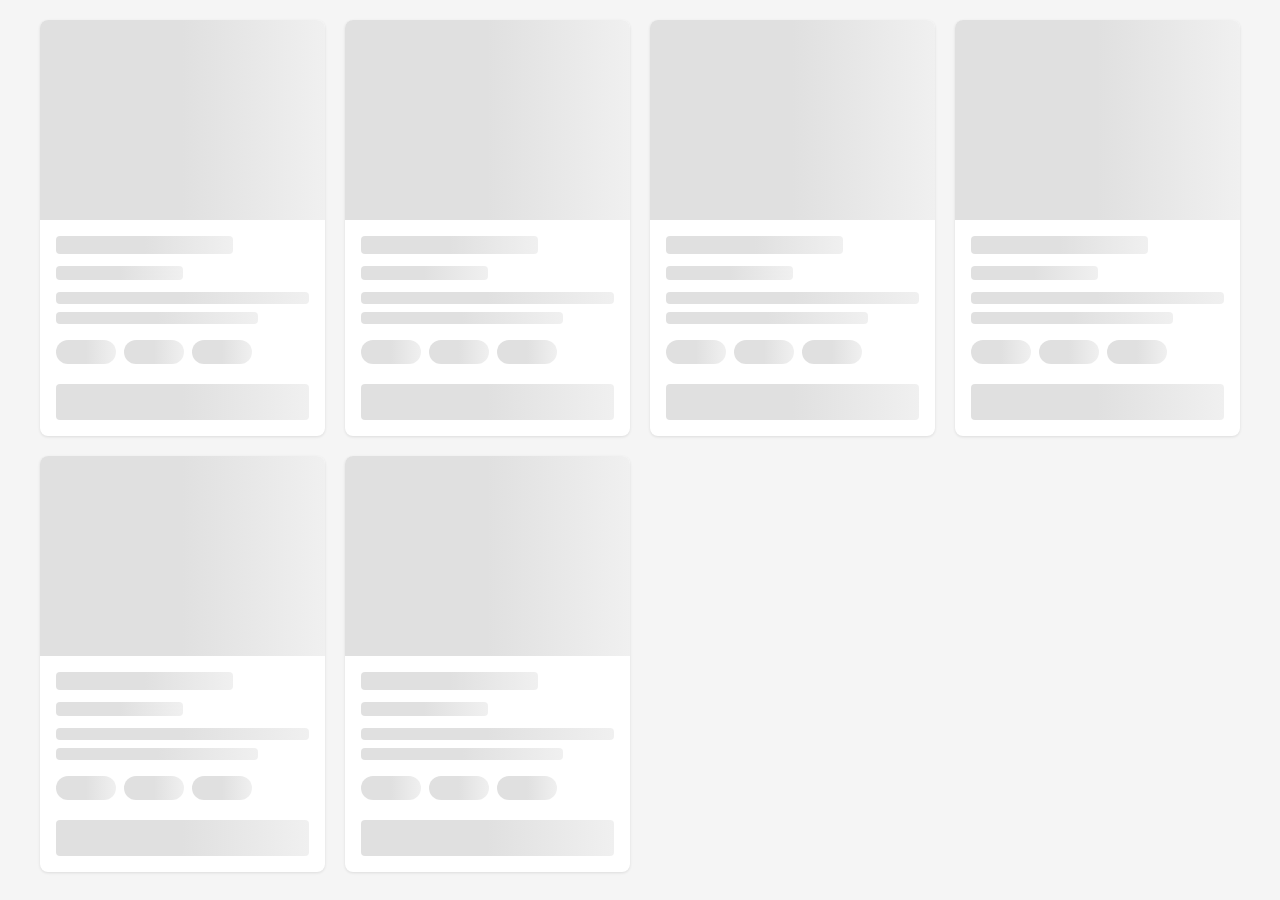
<file: index.html>
<!DOCTYPE html>
<html lang="fr">

<head>
    <meta charset="UTF-8">
    <meta name="viewport" content="width=device-width, initial-scale=1.0">
    <title>Page de chargement asynchrone</title>
    <link rel="stylesheet" href="style.css">
</head>

<body>
    <div class="freelancers-grid">
        <div class="skeleton-card">
            <div class="skeleton-avatar"></div>
            <div class="skeleton-content">
                <div class="skeleton-title"></div>
                <div class="skeleton-subtitle"></div>
                <div class="skeleton-description">
                    <div class="skeleton-line"></div>
                    <div class="skeleton-line"></div>
                </div>
                <div class="skeleton-tags">
                    <div class="skeleton-tag"></div>
                    <div class="skeleton-tag"></div>
                    <div class="skeleton-tag"></div>
                </div>
                <div class="skeleton-button"></div>
            </div>
        </div>
        <div class="skeleton-card">
            <div class="skeleton-avatar"></div>
            <div class="skeleton-content">
                <div class="skeleton-title"></div>
                <div class="skeleton-subtitle"></div>
                <div class="skeleton-description">
                    <div class="skeleton-line"></div>
                    <div class="skeleton-line"></div>
                </div>
                <div class="skeleton-tags">
                    <div class="skeleton-tag"></div>
                    <div class="skeleton-tag"></div>
                    <div class="skeleton-tag"></div>
                </div>
                <div class="skeleton-button"></div>
            </div>
        </div>
        <div class="skeleton-card">
            <div class="skeleton-avatar"></div>
            <div class="skeleton-content">
                <div class="skeleton-title"></div>
                <div class="skeleton-subtitle"></div>
                <div class="skeleton-description">
                    <div class="skeleton-line"></div>
                    <div class="skeleton-line"></div>
                </div>
                <div class="skeleton-tags">
                    <div class="skeleton-tag"></div>
                    <div class="skeleton-tag"></div>
                    <div class="skeleton-tag"></div>
                </div>
                <div class="skeleton-button"></div>
            </div>
        </div>
        <div class="skeleton-card">
            <div class="skeleton-avatar"></div>
            <div class="skeleton-content">
                <div class="skeleton-title"></div>
                <div class="skeleton-subtitle"></div>
                <div class="skeleton-description">
                    <div class="skeleton-line"></div>
                    <div class="skeleton-line"></div>
                </div>
                <div class="skeleton-tags">
                    <div class="skeleton-tag"></div>
                    <div class="skeleton-tag"></div>
                    <div class="skeleton-tag"></div>
                </div>
                <div class="skeleton-button"></div>
            </div>
        </div>
        <div class="skeleton-card">
            <div class="skeleton-avatar"></div>
            <div class="skeleton-content">
                <div class="skeleton-title"></div>
                <div class="skeleton-subtitle"></div>
                <div class="skeleton-description">
                    <div class="skeleton-line"></div>
                    <div class="skeleton-line"></div>
                </div>
                <div class="skeleton-tags">
                    <div class="skeleton-tag"></div>
                    <div class="skeleton-tag"></div>
                    <div class="skeleton-tag"></div>
                </div>
                <div class="skeleton-button"></div>
            </div>
        </div>
        <div class="skeleton-card">
            <div class="skeleton-avatar"></div>
            <div class="skeleton-content">
                <div class="skeleton-title"></div>
                <div class="skeleton-subtitle"></div>
                <div class="skeleton-description">
                    <div class="skeleton-line"></div>
                    <div class="skeleton-line"></div>
                </div>
                <div class="skeleton-tags">
                    <div class="skeleton-tag"></div>
                    <div class="skeleton-tag"></div>
                    <div class="skeleton-tag"></div>
                </div>
                <div class="skeleton-button"></div>
            </div>
        </div>
    </div>
</body>

</html>
</file>
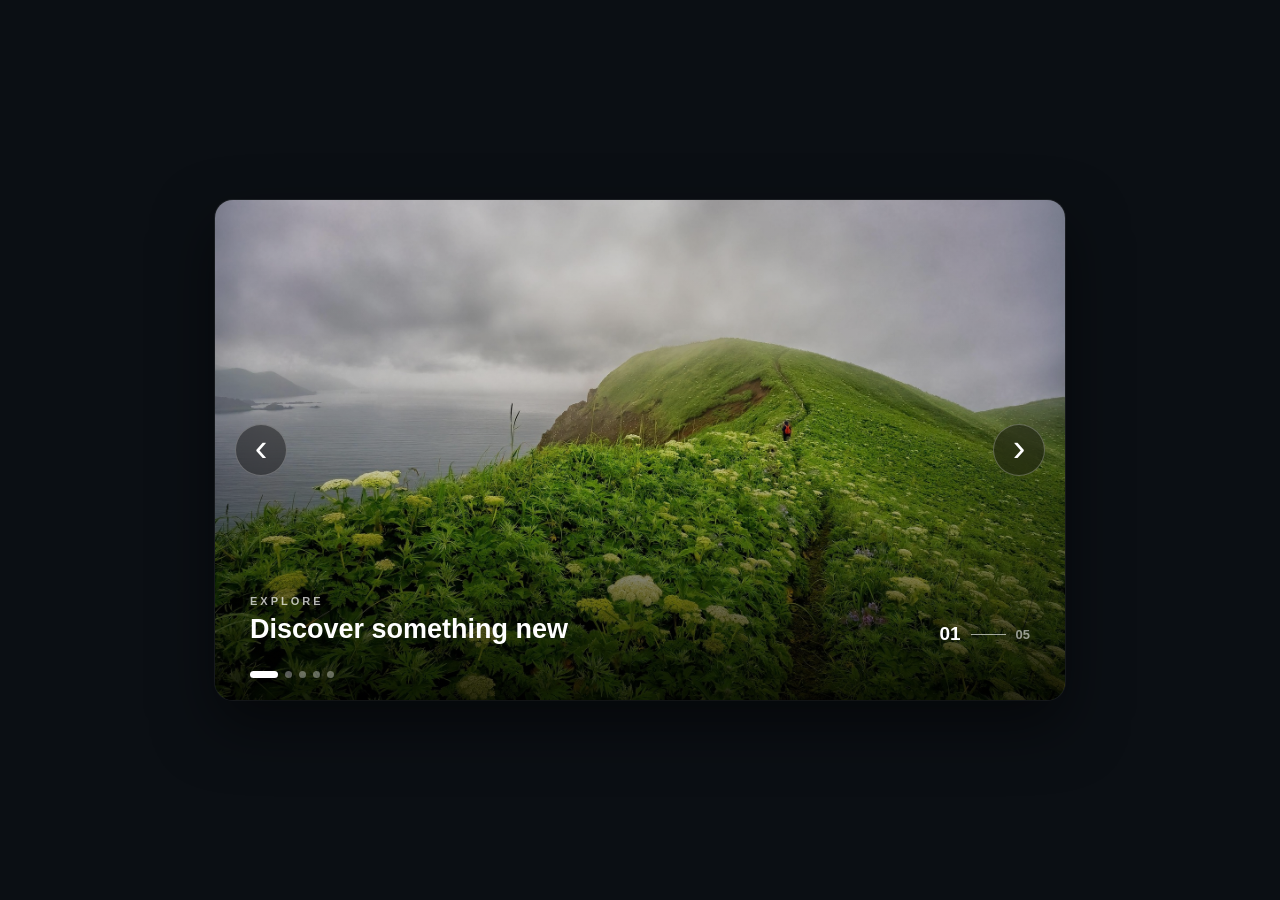
<file: 110-Modern Image Slider/index.html>
<!DOCTYPE html>
<html lang="en">
<head>
    <meta charset="UTF-8">
    <meta name="viewport" content="width=device-width, initial-scale=1.0">
    <title>Modern Image Slider | CodeByGaurav</title>
    <link rel="stylesheet" href="style.css">
</head>
<body>
    <div class="container">
        <img src="images/1.jpg" alt="Slider Image" id="img">

        <div class="overlay"></div>

        <button class="slide-btn prev" onclick="leftSlide()">
            <span>&#8249</span>
        </button>

        <button class="slide-btn next" onclick="rightSlide()">
            <span>&#8250</span>
        </button>

        <div class="slider-info">
            <div>
                <p>EXPLORE</p>
                <h2>Discover something new</h2>
            </div>

            <div class="counter">
                <span id="current">01</span>
                <i></i>
                <span id="total">05</span>
            </div>
        </div>

        <div class="dots">
            <span class="dot active"></span>
            <span class="dot"></span>
            <span class="dot"></span>
            <span class="dot"></span>
            <span class="dot"></span>
        </div>

    </div>
</body>
<script src="script.js"></script>
</html>
</file>
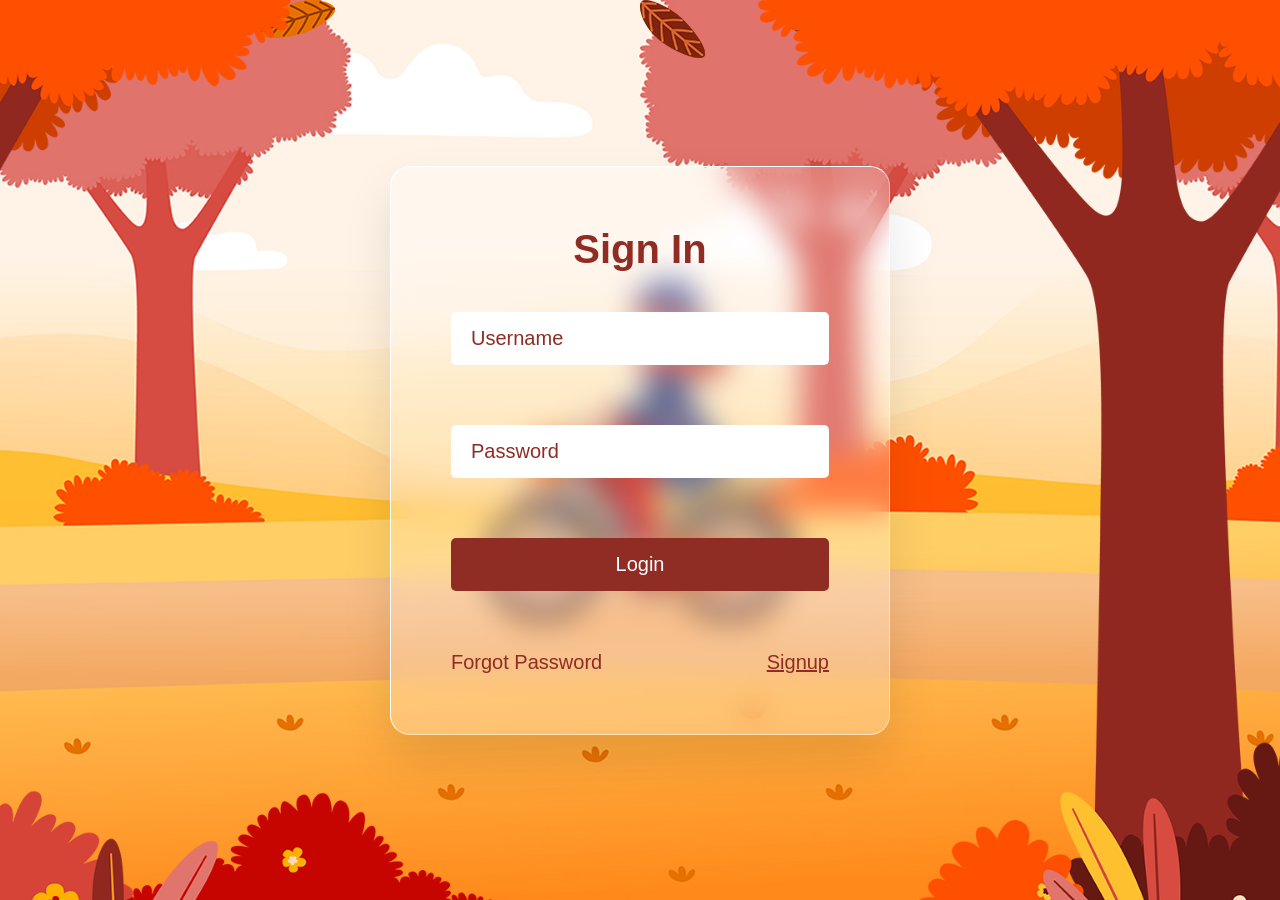
<file: 74-Glassmorphism Login Page/index.html>
<!DOCTYPE html>
<html lang="en">
<head>
    <meta charset="UTF-8">
    <meta name="viewport" content="width=device-width, initial-scale=1.0">
    <title>Glassmorphism Login Form | CodeByGaurav</title>
    <link rel="stylesheet" href="style.css">
</head>
<body>
    <section>
        <div class="leaves">
            <div class="set">
                <div><img src="./images/leaf_01.png"></div>
                <div><img src="./images/leaf_02.png"></div>
                <div><img src="./images/leaf_03.png"></div>
                <div><img src="./images/leaf_04.png"></div>
                <div><img src="./images/leaf_01.png"></div>
                <div><img src="./images/leaf_02.png"></div>
                <div><img src="./images/leaf_03.png"></div>
                <div><img src="./images/leaf_04.png"></div>
            </div>
        </div>
        <img src="./images/bg.jpg" class="bg">
        <img src="./images/girl.png" class="girl">
        <img src="./images/trees.png" class="trees">

        <div class="login">
            <h2>Sign In</h2>
            <div class="inputBox">
                <input type="text" placeholder="Username">
            </div>
            <div class="inputBox">
                <input type="password" placeholder="Password">
            </div>
            <div class="inputBox">
                <input type="submit" value="Login" id="btn">
            </div>
            <div class="group">
                <a href="#">Forgot Password</a>
                <a href="#">Signup</a>
            </div>
        </div>
    </section>
</body>
</html>
</file>
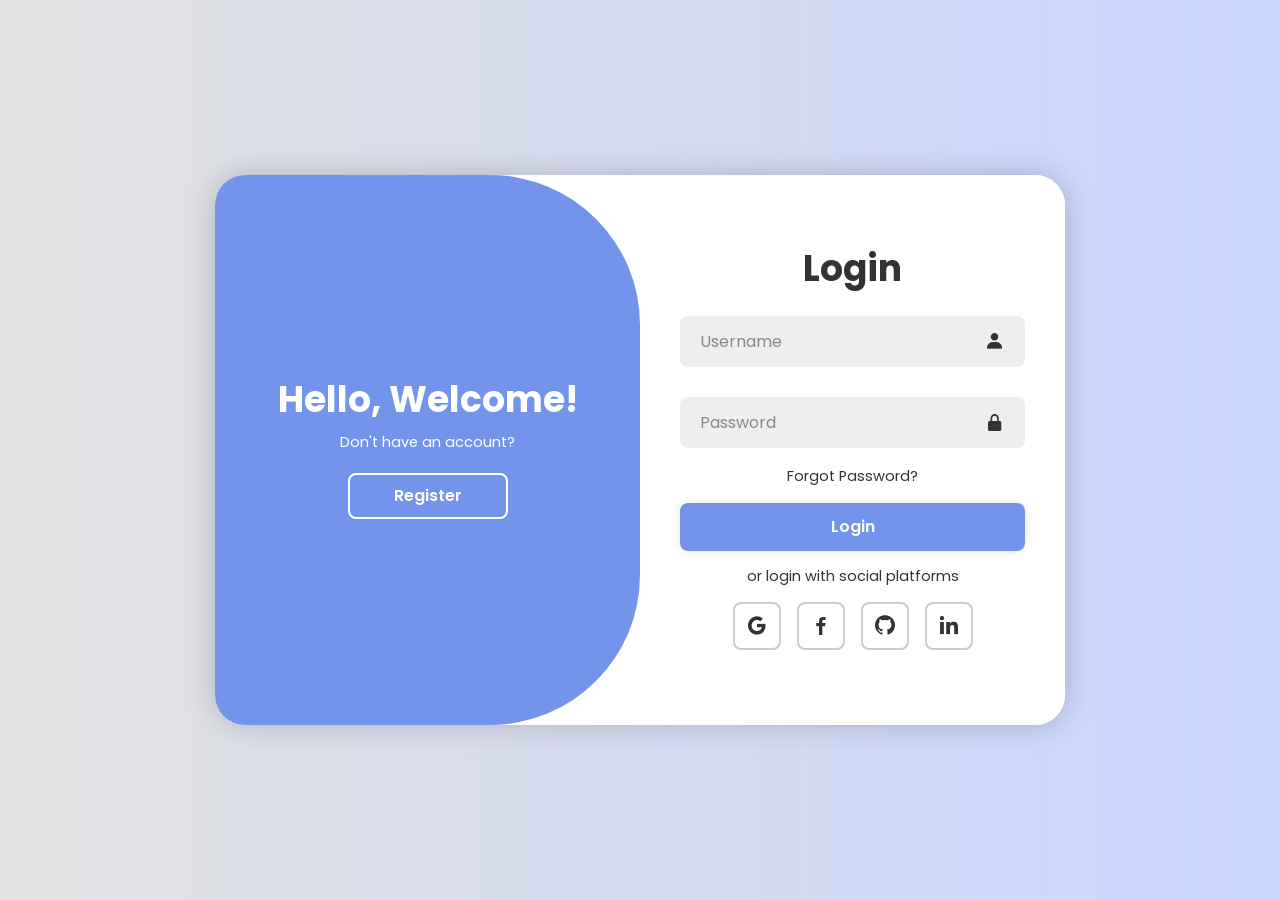
<file: 33-Login & SignUp Form/SignUp_LogIn_Form.html>
<!DOCTYPE html>
<html lang="en">
<head>
    <meta charset="UTF-8">
    <meta name="viewport" content="width=device-width, initial-scale=1.0">
    <title>Login/Signup Form</title>
    <link rel="stylesheet" href="SignUp_LogIn_Form.css">
    <link href='https://unpkg.com/boxicons@2.1.4/css/boxicons.min.css' rel='stylesheet'>
</head>
  <body>

    <!-- credits to the writter @leonam-silva-de-souza -->
      <div class="container">
          <div class="form-box login">
              <form action="#">
                  <h1>Login</h1>
                  <div class="input-box">
                      <input type="text" placeholder="Username" required>
                      <i class='bx bxs-user'></i>
                  </div>
                  <div class="input-box">
                      <input type="password" placeholder="Password" required>
                      <i class='bx bxs-lock-alt' ></i>
                  </div>
                  <div class="forgot-link">
                      <a href="#">Forgot Password?</a>
                  </div>
                  <button type="submit" class="btn">Login</button>
                  <p>or login with social platforms</p>
                  <div class="social-icons">
                      <a href="#"><i class='bx bxl-google' ></i></a>
                      <a href="#"><i class='bx bxl-facebook' ></i></a>
                      <a href="#"><i class='bx bxl-github' ></i></a>
                      <a href="#"><i class='bx bxl-linkedin' ></i></a>
                  </div>
              </form>
          </div>

          <div class="form-box register">
              <form action="#">
                  <h1>Registration</h1>
                  <div class="input-box">
                      <input type="text" placeholder="Username" required>
                      <i class='bx bxs-user'></i>
                  </div>
                  <div class="input-box">
                      <input type="email" placeholder="Email" required>
                      <i class='bx bxs-envelope' ></i>
                  </div>
                  <div class="input-box">
                      <input type="password" placeholder="Password" required>
                      <i class='bx bxs-lock-alt' ></i>
                  </div>
                  <button type="submit" class="btn">Register</button>
                  <p>or register with social platforms</p>
                  <div class="social-icons">
                      <a href="#"><i class='bx bxl-google' ></i></a>
                      <a href="#"><i class='bx bxl-facebook' ></i></a>
                      <a href="#"><i class='bx bxl-github' ></i></a>
                      <a href="#"><i class='bx bxl-linkedin' ></i></a>
                  </div>
              </form>
          </div>

          <div class="toggle-box">
              <div class="toggle-panel toggle-left">
                  <h1>Hello, Welcome!</h1>
                  <p>Don't have an account?</p>
                  <button class="btn register-btn">Register</button>
              </div>

              <div class="toggle-panel toggle-right">
                  <h1>Welcome Back!</h1>
                  <p>Already have an account?</p>
                  <button class="btn login-btn">Login</button>
              </div>
          </div>
      </div>

      <script src="SignUp_LogIn_Form.js"></script>
  </body>
</html>
</file>
<file: style.css>
* {
     margin: 0;
     padding: 0;
     box-sizing: border-box;
 }

 body {
     background: #f5f5f5;
     font-family: -apple-system, BlinkMacSystemFont, 'Segoe UI', Roboto, Oxygen, Ubuntu, Cantarell, sans-serif;
     padding: 20px;
 }

 .freelancers-grid {
     display: grid;
     grid-template-columns: repeat(auto-fill, minmax(280px, 1fr));
     gap: 20px;
     max-width: 1200px;
     margin: 0 auto;
 }
 .skeleton-card {
     background: white;
     border-radius: 8px;
     box-shadow: 0 1px 3px rgba(0, 0, 0, 0.1);
     overflow: hidden;
 }

 .skeleton-avatar {
     width: 100%;
     height: 200px;
     background: linear-gradient(90deg, #e0e0e0 25%, #f0f0f0 50%, #e0e0e0 75%);
     background-size: 200% 100%;
     animation: loading 1.5s infinite;
     border-radius: 0;
 }
 .skeleton-content {
     padding: 16px;
     display: flex;
     flex-direction: column;
     gap: 12px;
 }

 .skeleton-title {
     height: 18px;
     background: linear-gradient(90deg, #e0e0e0 25%, #f0f0f0 50%, #e0e0e0 75%);
     background-size: 200% 100%;
     animation: loading 1.5s infinite;
     border-radius: 4px;
     width: 70%;
 }

 .skeleton-subtitle {
     height: 14px;
     background: linear-gradient(90deg, #e0e0e0 25%, #f0f0f0 50%, #e0e0e0 75%);
     background-size: 200% 100%;
     animation: loading 1.5s infinite;
     border-radius: 4px;
     width: 50%;
 }

 .skeleton-description {
     display: flex;
     flex-direction: column;
     gap: 8px;
 }

 .skeleton-line {
     height: 12px;
     background: linear-gradient(90deg, #e0e0e0 25%, #f0f0f0 50%, #e0e0e0 75%);
     background-size: 200% 100%;
     animation: loading 1.5s infinite;
     border-radius: 4px;
 }

 .skeleton-line:last-child {
     width: 80%;
 }

 .skeleton-button {
     height: 36px;
     background: linear-gradient(90deg, #e0e0e0 25%, #f0f0f0 50%, #e0e0e0 75%);
     background-size: 200% 100%;
     animation: loading 1.5s infinite;
     border-radius: 4px;
     margin-top: 8px;
 }

 @keyframes loading {
     0% {
         background-position: 200% 0;
     }

     100% {
         background-position: -200% 0;
     }
 }

 .skeleton-tags {
     display: flex;
     gap: 8px;
     flex-wrap: wrap;
     margin-top: 4px;
 }

 .skeleton-tag {
     height: 24px;
     width: 60px;
     background: linear-gradient(90deg, #e0e0e0 25%, #f0f0f0 50%, #e0e0e0 75%);
     background-size: 200% 100%;
     animation: loading 1.5s infinite;
     border-radius: 12px;
 }


 @media (max-width: 768px) {
     .freelancers-grid {
         grid-template-columns: 1fr;
     }
 }

 @media (max-width: 1024px) {
     .freelancers-grid {
         grid-template-columns: repeat(auto-fill, minmax(250px, 1fr));
     }
 }
</file>
<file: 110-Modern Image Slider/style.css>
*{
    padding: 0;
    margin: 0;
    box-sizing: border-box;
}

body{
    min-height: 100vh;
    display: flex;
    justify-content: center;
    align-items: center;
    background: #0b0f14;
    font-family: Arial, sans-serif;
}

.container{
    width: 850px;
    height: 500px;position: relative;
    overflow: hidden;
    border-radius: 18px;
    background: #111;
    box-shadow: 0 25px 60px rgba(0, 0, 0, 0.5), 0 0 0 1px rgba(255, 255, 255, 0.08);
}

.container img{
    width: 100%;
    height: 100%;
    display: block;
    object-fit: cover;
    transition: transform 0.6s ease, opacity 0.4s ease;
}

.overlay{
    position: absolute;
    inset: 0;
    background: linear-gradient(to top, rgba(0, 0, 0, 0.8), rgba(0, 0, 0, 0.15), rgba(0, 0, 0, 0.2));
    pointer-events: none;
}

.slide-btn{
    position: absolute;
    top: 50%;
    width: 52px;
    height: 52px;
    display: flex;
    justify-content: center;
    align-items: center;
    transform: translateY(-50%);
    border: 1px solid rgba(255, 255, 255, 0.25);
    border-radius: 50%;
    background: rgba(15, 15, 15, 0.45);
    backdrop-filter: blur(12px);
    color: #fff;
    cursor: pointer;
    z-index: 10;
    transition: background 0.3s ease, transform 0.3s ease, border-color 0.3s ease;
}

.slide-btn span{
    font-size: 38px;
    line-height: 1;
    margin-top: -4px;
}

.slide-btn.prev{
    left: 20px;
}

.slide-btn.next{
    right: 20px;
}

.slide-btn:hover{
    background: rgba(255, 255, 255, 0.18);
    border-color: rgba(255, 255, 255, 0.6);
}

.slide-btn.prev:hover{
    transform: translateY(-50%) translateX(-3px);
}
.slide-btn.next:hover{
    transform: translateY(-50%) translateX(3px);
}

.slide-btn:active{
    transform: translateY(-50%) scale(0.92);
}

/* Slider Info */
.slider-info{
    position: absolute;
    left: 35px;
    right: 35px;
    bottom: 55px;
    display: flex;
    align-items: end;
    justify-content: space-between;
    color: #fff;
    z-index: 5;
}

.slider-info p{
    margin-bottom: 7px;
    font-size: 11px;
    font-weight: 700;
    letter-spacing: 3px;
    opacity: 0.7;
}

.slider-info h2{
    font-size: 27px;
    font-weight: 600;
}

/* counter */
.counter{
    display: flex;
    align-items: center;
    gap: 10px;
    font-size: 13px;
    font-weight: 600;
}

.container i{
    width: 35px;
    height: 1px;
    background: rgba(255, 255, 255, 0.6);
}
.counter span:first-child{
    font-size: 19px;
}

.counter span:last-child{
    opacity: 0.55;
}

.dots{
    position: absolute;
    left: 35px;
    bottom: 22px;
    display: flex;
    gap: 7px;
    z-index: 10;
}
.dot{
    width: 7px;
    height: 7px;
    border-radius: 50%;
    background: rgba(255, 255, 255, 0.35);
    transition: width 0.3s ease, background 0.3s ease;
}
.dot.active{
    width: 28px;
    border-radius: 10px;
    background: #fff;
}

/* Responsive */

@media (max-width: 900px){
    .container{
        width: 90%;
        height: 450px;
    }
}

@media (max-width: 600px){
    .container{
        height: 400px;
        border-radius: 14px;
    }

    .slider-info{
        left: 22px;
        right: 22px;
        bottom: 50px;
    }
    .slider-info h2{
        font-size: 20px;
    }

    .slide-btn{
        width: 44px;
        height: 44px;
    }

    .slide-btn.prev{
        left: 12px;
    }
    .slide-btn.next{
        right: 12px;
    }
    .dots{
        left: 22px;
    }
}
</file>
<file: 74-Glassmorphism Login Page/style.css>
* {
    padding: 0;
    margin: 0;
    box-sizing: border-box;
    font-family: "Poppins", sans-serif;
}

section{
    position: relative;
    display: flex;
    justify-content: center;
    align-items: center;
    width: 100%;
    height: 100vh;
    overflow: hidden;
}

section .bg{
    position: absolute;
    top: 0;
    left: 0;
    width: 100%;
    height: 100%;
    object-fit: cover;
    pointer-events: none;
}

section .trees{
    position: absolute;
    top: 0;
    left: 0;
    width: 100%;
    height: 100%;
    object-fit: cover;
    z-index: 100;
    pointer-events: none;
}

section .girl{
    position: absolute;
    scale: 0.65;
    pointer-events: none;
    animation: animateGirl 10s linear infinite;
}

@keyframes animateGirl {
    0%{
        transform: translateX(calc(100% + 100vw));
    }
    50%{
        transform: translateX(calc(-100% - 100vw));
    }
    50.01%{
        transform: translateX(calc(-100% - 100vw)) rotateY(180deg);
    }
    100%{
        transform: translateX(calc(100% + 100vw)) rotateY(180deg);
    }
}

.login{
    position: relative;
    padding: 60px;
    background: rgba(255, 255, 255, 0.25);
    backdrop-filter: blur(15px);
    border: 1px solid #fff;
    border-bottom: 1px solid rgba(255, 255, 255, 0.5)
    ;
    border-right: 1px solid rgba(255, 255, 255, 0.5);
    border-radius: 20px;
    width: 500px;
    display: flex;
    flex-direction: column;
    gap: 30px;
    box-shadow: 0 25px 50px rgba(0, 0, 0, 0.1);
}

.login h2{
    position: relative;
    width: 100%;
    text-align: center;
    font-size: 2.5rem;
    font-weight: 600;
    color: #8f2c24;
    margin-bottom: 10px;
}

.login .inputBox{
    position: relative;
}

.login .inputBox input{
    position: relative;
    width: 100%;
    padding: 15px 20px;
    outline: none;
    font-size: 1.25rem;
    color: #8f2c24;
    border-radius: 5px;
    background: #fff;
    border: none;
    margin-bottom: 30px;
}

.login .inputBox ::placeholder{
    color: #8f2c24;
}

.login .inputBox #btn{
    position: relative;
    border: none;
    outline: none;
    background: #8f2c24;
    color: #fff;
    cursor: pointer;
    font-size: 1.25rem;
    font-weight: 500;
    transition: 0.5s;
}

.login .inputBox #btn:hover{
    background: #d64c42;
}

.login .group{
    display: flex;
    justify-content: space-between;
}

.login .group a{
    font-size: 1.25rem;
    color: #8f2c24;
    font-weight: 500;
    text-decoration: none;
}

.login .group a:nth-child(2){
    text-decoration: underline;
}

.leaves{
    position: absolute;
    width: 100%;
    height: 100vh;
    overflow: hidden;
    display: flex;
    justify-content: center;
    align-items: center;
    z-index: 1;
    pointer-events: none;

}

.leaves .set{
    position: absolute;
    width: 100%;
    height: 100%;
    top: 0;
    left: 0;
    pointer-events: none;
}

.leaves .set div{
    position: absolute;
    display: block;
}

.leaves .set div:nth-child(1){
    left: 20%;
    animation: animate 20s linear infinite;
}

.leaves .set div:nth-child(2){
    left: 50%;
    animation: animate 14s linear infinite;
}

.leaves .set div:nth-child(3){
    left: 70%;
    animation: animate 12s linear infinite;
}

.leaves .set div:nth-child(4){
    left: 5%;
    animation: animate 15s linear infinite;
}

.leaves .set div:nth-child(5){
    left: 85%;
    animation: animate 18s linear infinite;
}

.leaves .set div:nth-child(6){
    left: 90%;
    animation: animate 12s linear infinite;
}

.leaves .set div:nth-child(7){
    left: 15%;
    animation: animate 14s linear infinite;
}

.leaves .set div:nth-child(8){
    left: 60%;
    animation: animate 15s linear infinite;
}

@keyframes animate {
    0%{
        opacity: 0;
        top: -10%;
        transform: translateX(20px) rotate(0deg);
    }
    10%{
        opacity: 1;
    }
    20%{
        transform: translateX(-20px) rotate(45deg);
    }
    40%{
        transform: translateX(-20px) rotate(90deg);
    }
    60%{
        transform: translateX(20px) rotate(180deg);
    }
    80%{
        transform: translateX(-20px) rotate(45deg);
    }
    100%{
        top: 110%;
        transform: translateX(20px) rotate(255deg);
    }
}
</file>
<file: 33-Login & SignUp Form/SignUp_LogIn_Form.css>
@import url("https://fonts.googleapis.com/css2?family=Poppins:ital,wght@0,100;0,200;0,300;0,400;0,500;0,600;0,700;0,800;0,900;1,100;1,200;1,300;1,400;1,500;1,600;1,700;1,800;1,900&display=swap");

* {
  margin: 0;
  padding: 0;
  box-sizing: border-box;
  font-family: "Poppins", sans-serif;
  text-decoration: none;
  list-style: none;
}

body {
  display: flex;
  justify-content: center;
  align-items: center;
  min-height: 100vh;
  background: linear-gradient(90deg, #e2e2e2, #c9d6ff);
}

.container {
  position: relative;
  width: 850px;
  height: 550px;
  background: #fff;
  margin: 20px;
  border-radius: 30px;
  box-shadow: 0 0 30px rgba(0, 0, 0, 0.2);
  overflow: hidden;
}

.container h1 {
  font-size: 36px;
  margin: -10px 0;
}

.container p {
  font-size: 14.5px;
  margin: 15px 0;
}

form {
  width: 100%;
}

.form-box {
  position: absolute;
  right: 0;
  width: 50%;
  height: 100%;
  background: #fff;
  display: flex;
  align-items: center;
  color: #333;
  text-align: center;
  padding: 40px;
  z-index: 1;
  transition:
    0.6s ease-in-out 1.2s,
    visibility 0s 1s;
}

.container.active .form-box {
  right: 50%;
}

.form-box.register {
  visibility: hidden;
}
.container.active .form-box.register {
  visibility: visible;
}

.input-box {
  position: relative;
  margin: 30px 0;
}

.input-box input {
  width: 100%;
  padding: 13px 50px 13px 20px;
  background: #eee;
  border-radius: 8px;
  border: none;
  outline: none;
  font-size: 16px;
  color: #333;
  font-weight: 500;
}

.input-box input::placeholder {
  color: #888;
  font-weight: 400;
}

.input-box i {
  position: absolute;
  right: 20px;
  top: 50%;
  transform: translateY(-50%);
  font-size: 20px;
}

.forgot-link {
  margin: -15px 0 15px;
}
.forgot-link a {
  font-size: 14.5px;
  color: #333;
}

.btn {
  width: 100%;
  height: 48px;
  background: #7494ec;
  border-radius: 8px;
  box-shadow: 0 0 10px rgba(0, 0, 0, 0.1);
  border: none;
  cursor: pointer;
  font-size: 16px;
  color: #fff;
  font-weight: 600;
}

.social-icons {
  display: flex;
  justify-content: center;
}

.social-icons a {
  display: inline-flex;
  padding: 10px;
  border: 2px solid #ccc;
  border-radius: 8px;
  font-size: 24px;
  color: #333;
  margin: 0 8px;
}

.toggle-box {
  position: absolute;
  width: 100%;
  height: 100%;
}

.toggle-box::before {
  content: "";
  position: absolute;
  left: -250%;
  width: 300%;
  height: 100%;
  background: #7494ec;
  /* border: 2px solid red; */
  border-radius: 150px;
  z-index: 2;
  transition: 1.8s ease-in-out;
}

.container.active .toggle-box::before {
  left: 50%;
}

.toggle-panel {
  position: absolute;
  width: 50%;
  height: 100%;
  /* background: seagreen; */
  color: #fff;
  display: flex;
  flex-direction: column;
  justify-content: center;
  align-items: center;
  z-index: 2;
  transition: 0.6s ease-in-out;
}

.toggle-panel.toggle-left {
  left: 0;
  transition-delay: 1.2s;
}
.container.active .toggle-panel.toggle-left {
  left: -50%;
  transition-delay: 0.6s;
}

.toggle-panel.toggle-right {
  right: -50%;
  transition-delay: 0.6s;
}
.container.active .toggle-panel.toggle-right {
  right: 0;
  transition-delay: 1.2s;
}

.toggle-panel p {
  margin-bottom: 20px;
}

.toggle-panel .btn {
  width: 160px;
  height: 46px;
  background: transparent;
  border: 2px solid #fff;
  box-shadow: none;
}

@media screen and (max-width: 650px) {
  .container {
    height: calc(100vh - 40px);
  }

  .form-box {
    bottom: 0;
    width: 100%;
    height: 70%;
  }

  .container.active .form-box {
    right: 0;
    bottom: 30%;
  }

  .toggle-box::before {
    left: 0;
    top: -270%;
    width: 100%;
    height: 300%;
    border-radius: 20vw;
  }

  .container.active .toggle-box::before {
    left: 0;
    top: 70%;
  }

  .container.active .toggle-panel.toggle-left {
    left: 0;
    top: -30%;
  }

  .toggle-panel {
    width: 100%;
    height: 30%;
  }
  .toggle-panel.toggle-left {
    top: 0;
  }
  .toggle-panel.toggle-right {
    right: 0;
    bottom: -30%;
  }

  .container.active .toggle-panel.toggle-right {
    bottom: 0;
  }
}

@media screen and (max-width: 400px) {
  .form-box {
    padding: 20px;
  }

  .toggle-panel h1 {
    font-size: 30px;
  }
}
</file>
